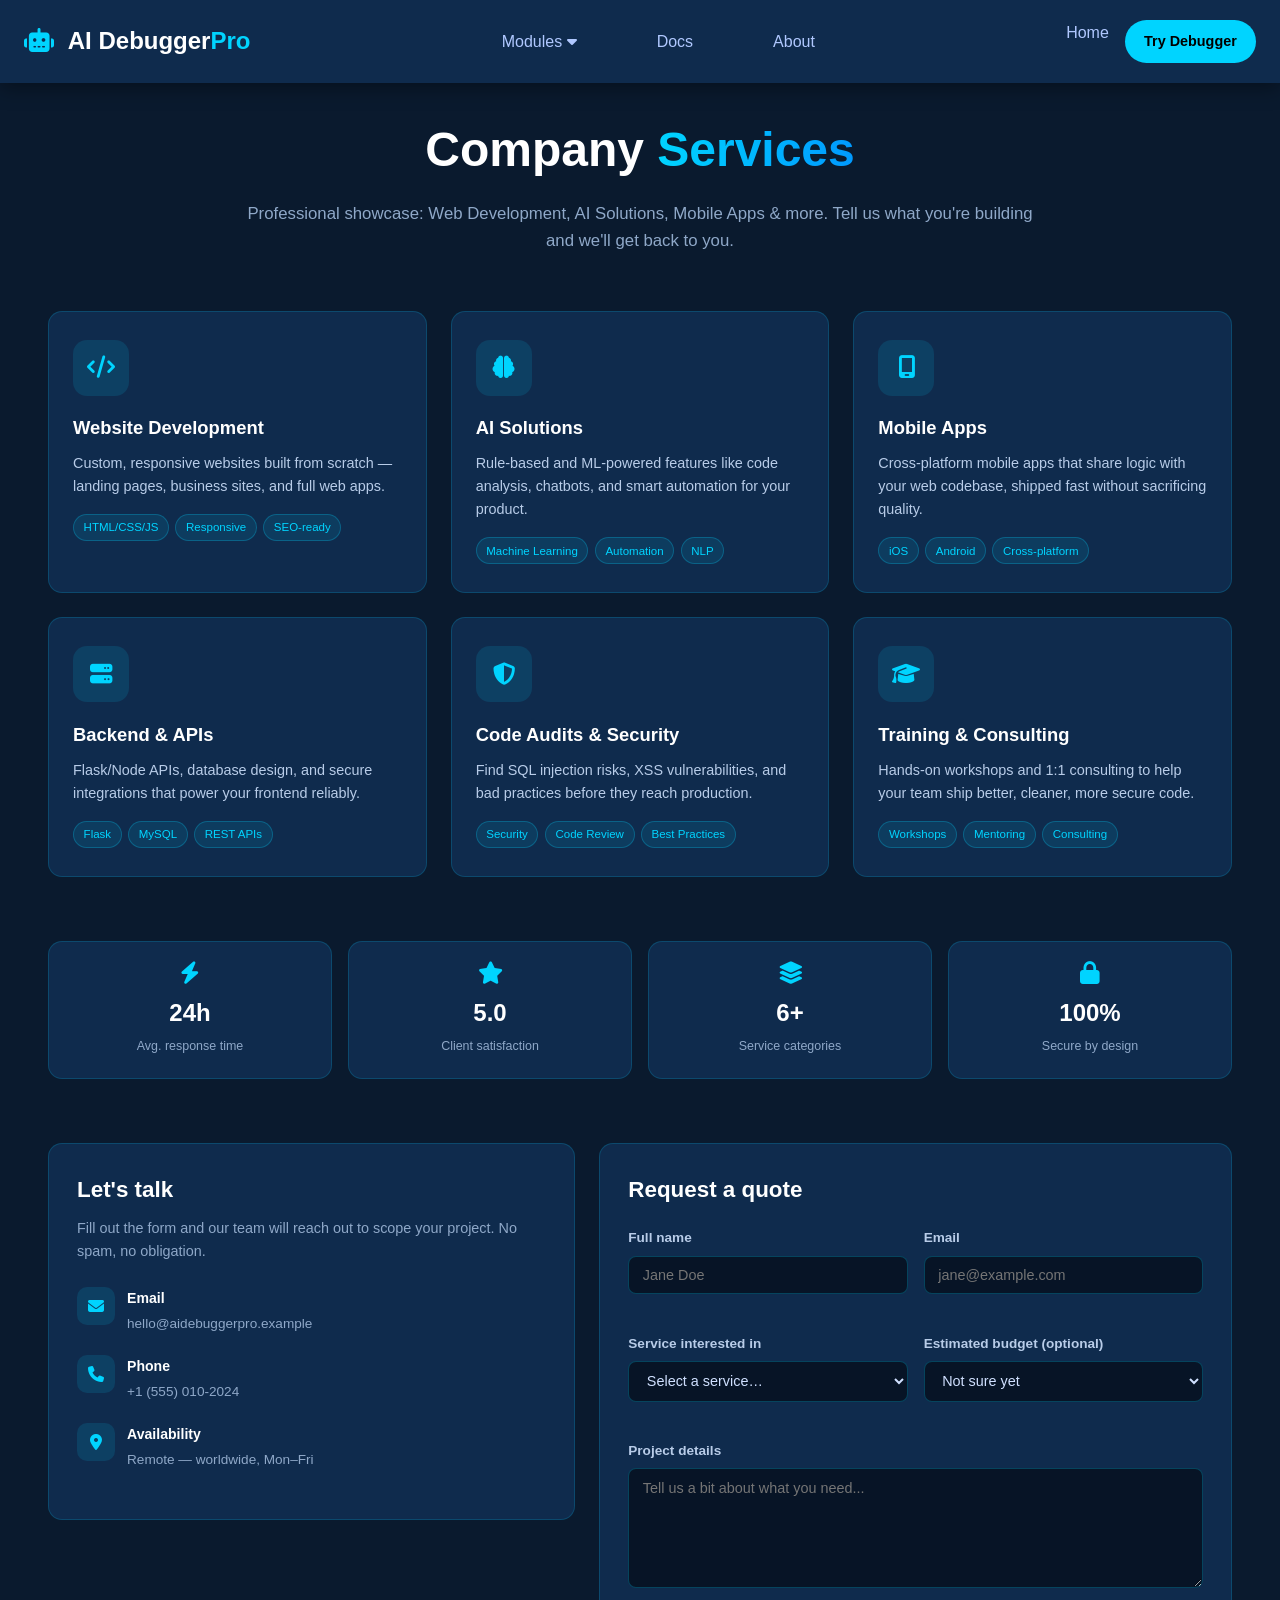
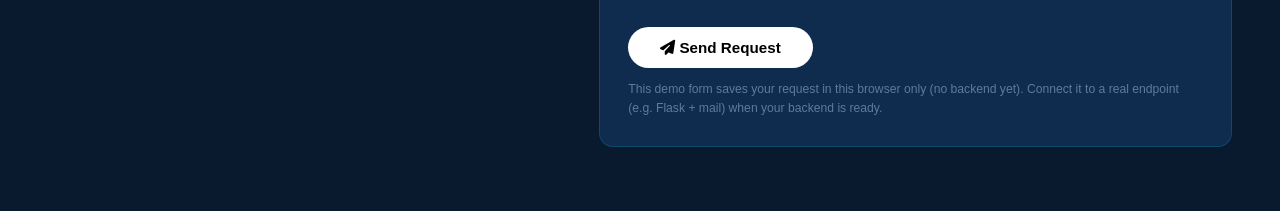
<file: company.html>
<!DOCTYPE html>
<html lang="en">
<head>
    <meta charset="UTF-8">
    <meta name="viewport" content="width=device-width, initial-scale=1.0">
    <title>Company Services - AI Debugger Pro</title>
    <link href="https://cdnjs.cloudflare.com/ajax/libs/font-awesome/6.4.0/css/all.min.css" rel="stylesheet">
    <link rel="stylesheet" href="styles.css">
    <link rel="stylesheet" href="company.css">
</head>
<body>

<nav class="navbar">
    <div class="nav-container">
        <div class="logo">
            <i class="fas fa-robot"></i> AI Debugger<span class="highlight">Pro</span>
        </div>
        <div class="nav-links">
            <a href="index.html#modules">Modules <i class="fas fa-caret-down"></i></a>
            <a href="index.html#docs">Docs</a>
            <a href="index.html#about">About</a>
        </div>
        <div class="nav-actions">
            <a href="index.html" class="btn-signin">Home</a>
            <a href="debugger.html" class="btn-cta">Try Debugger</a>
        </div>
    </div>
</nav>

<section class="company-page">
    <div class="container">

        <div class="company-hero">
            <h1 class="company-title">Company <span class="gradient-text">Services</span></h1>
            <p class="company-sub">
                Professional showcase: Web Development, AI Solutions, Mobile Apps &amp; more.
                Tell us what you're building and we'll get back to you.
            </p>
        </div>

        <!-- Services -->
        <div class="services-grid">

            <div class="service-card">
                <div class="service-icon"><i class="fas fa-code"></i></div>
                <h3>Website Development</h3>
                <p>Custom, responsive websites built from scratch — landing pages, business sites, and full web apps.</p>
                <div class="service-tags">
                    <span class="service-tag">HTML/CSS/JS</span>
                    <span class="service-tag">Responsive</span>
                    <span class="service-tag">SEO-ready</span>
                </div>
            </div>

            <div class="service-card">
                <div class="service-icon"><i class="fas fa-brain"></i></div>
                <h3>AI Solutions</h3>
                <p>Rule-based and ML-powered features like code analysis, chatbots, and smart automation for your product.</p>
                <div class="service-tags">
                    <span class="service-tag">Machine Learning</span>
                    <span class="service-tag">Automation</span>
                    <span class="service-tag">NLP</span>
                </div>
            </div>

            <div class="service-card">
                <div class="service-icon"><i class="fas fa-mobile-screen"></i></div>
                <h3>Mobile Apps</h3>
                <p>Cross-platform mobile apps that share logic with your web codebase, shipped fast without sacrificing quality.</p>
                <div class="service-tags">
                    <span class="service-tag">iOS</span>
                    <span class="service-tag">Android</span>
                    <span class="service-tag">Cross-platform</span>
                </div>
            </div>

            <div class="service-card">
                <div class="service-icon"><i class="fas fa-server"></i></div>
                <h3>Backend &amp; APIs</h3>
                <p>Flask/Node APIs, database design, and secure integrations that power your frontend reliably.</p>
                <div class="service-tags">
                    <span class="service-tag">Flask</span>
                    <span class="service-tag">MySQL</span>
                    <span class="service-tag">REST APIs</span>
                </div>
            </div>

            <div class="service-card">
                <div class="service-icon"><i class="fas fa-shield-halved"></i></div>
                <h3>Code Audits &amp; Security</h3>
                <p>Find SQL injection risks, XSS vulnerabilities, and bad practices before they reach production.</p>
                <div class="service-tags">
                    <span class="service-tag">Security</span>
                    <span class="service-tag">Code Review</span>
                    <span class="service-tag">Best Practices</span>
                </div>
            </div>

            <div class="service-card">
                <div class="service-icon"><i class="fas fa-graduation-cap"></i></div>
                <h3>Training &amp; Consulting</h3>
                <p>Hands-on workshops and 1:1 consulting to help your team ship better, cleaner, more secure code.</p>
                <div class="service-tags">
                    <span class="service-tag">Workshops</span>
                    <span class="service-tag">Mentoring</span>
                    <span class="service-tag">Consulting</span>
                </div>
            </div>

        </div>

        <!-- Why us -->
        <div class="why-strip">
            <div class="why-item">
                <i class="fas fa-bolt"></i>
                <span class="num">24h</span>
                <span class="lbl">Avg. response time</span>
            </div>
            <div class="why-item">
                <i class="fas fa-star"></i>
                <span class="num">5.0</span>
                <span class="lbl">Client satisfaction</span>
            </div>
            <div class="why-item">
                <i class="fas fa-layer-group"></i>
                <span class="num">6+</span>
                <span class="lbl">Service categories</span>
            </div>
            <div class="why-item">
                <i class="fas fa-lock"></i>
                <span class="num">100%</span>
                <span class="lbl">Secure by design</span>
            </div>
        </div>

        <!-- Contact -->
        <div class="contact-wrap" id="contact">

            <div class="contact-info">
                <h2>Let's talk</h2>
                <p>Fill out the form and our team will reach out to scope your project. No spam, no obligation.</p>

                <div class="contact-detail">
                    <i class="fas fa-envelope"></i>
                    <div>
                        <strong>Email</strong>
                        <span>hello@aidebuggerpro.example</span>
                    </div>
                </div>
                <div class="contact-detail">
                    <i class="fas fa-phone"></i>
                    <div>
                        <strong>Phone</strong>
                        <span>+1 (555) 010-2024</span>
                    </div>
                </div>
                <div class="contact-detail">
                    <i class="fas fa-location-dot"></i>
                    <div>
                        <strong>Availability</strong>
                        <span>Remote — worldwide, Mon–Fri</span>
                    </div>
                </div>
            </div>

            <div class="contact-form-panel">
                <h2>Request a quote</h2>

                <form id="contactForm" novalidate>
                    <div class="form-row two-col">
                        <div class="form-field">
                            <label for="fullName">Full name</label>
                            <input type="text" id="fullName" name="fullName" placeholder="Jane Doe">
                            <span class="form-error" id="err-fullName"></span>
                        </div>
                        <div class="form-field">
                            <label for="email">Email</label>
                            <input type="email" id="email" name="email" placeholder="jane@example.com">
                            <span class="form-error" id="err-email"></span>
                        </div>
                    </div>

                    <div class="form-row two-col">
                        <div class="form-field">
                            <label for="service">Service interested in</label>
                            <select id="service" name="service">
                                <option value="">Select a service…</option>
                                <option value="Website Development">Website Development</option>
                                <option value="AI Solutions">AI Solutions</option>
                                <option value="Mobile Apps">Mobile Apps</option>
                                <option value="Backend & APIs">Backend &amp; APIs</option>
                                <option value="Code Audits & Security">Code Audits &amp; Security</option>
                                <option value="Training & Consulting">Training &amp; Consulting</option>
                                <option value="Other">Other</option>
                            </select>
                            <span class="form-error" id="err-service"></span>
                        </div>
                        <div class="form-field">
                            <label for="budget">Estimated budget (optional)</label>
                            <select id="budget" name="budget">
                                <option value="">Not sure yet</option>
                                <option value="<$1k">Under $1,000</option>
                                <option value="$1k-5k">$1,000 – $5,000</option>
                                <option value="$5k-15k">$5,000 – $15,000</option>
                                <option value="$15k+">$15,000+</option>
                            </select>
                        </div>
                    </div>

                    <div class="form-row">
                        <div class="form-field">
                            <label for="message">Project details</label>
                            <textarea id="message" name="message" placeholder="Tell us a bit about what you need..."></textarea>
                            <span class="form-error" id="err-message"></span>
                        </div>
                    </div>

                    <button type="submit" id="submitBtn" class="btn-primary-large contact-submit">
                        <i class="fas fa-paper-plane"></i> Send Request
                    </button>

                    <div id="formStatus" class="form-status"></div>
                    <p class="form-note">
                        This demo form saves your request in this browser only (no backend yet).
                        Connect it to a real endpoint (e.g. Flask + mail) when your backend is ready.
                    </p>
                </form>
            </div>

        </div>

    </div>
</section>

<script src="company.js"></script>
</body>
</html>
</file>
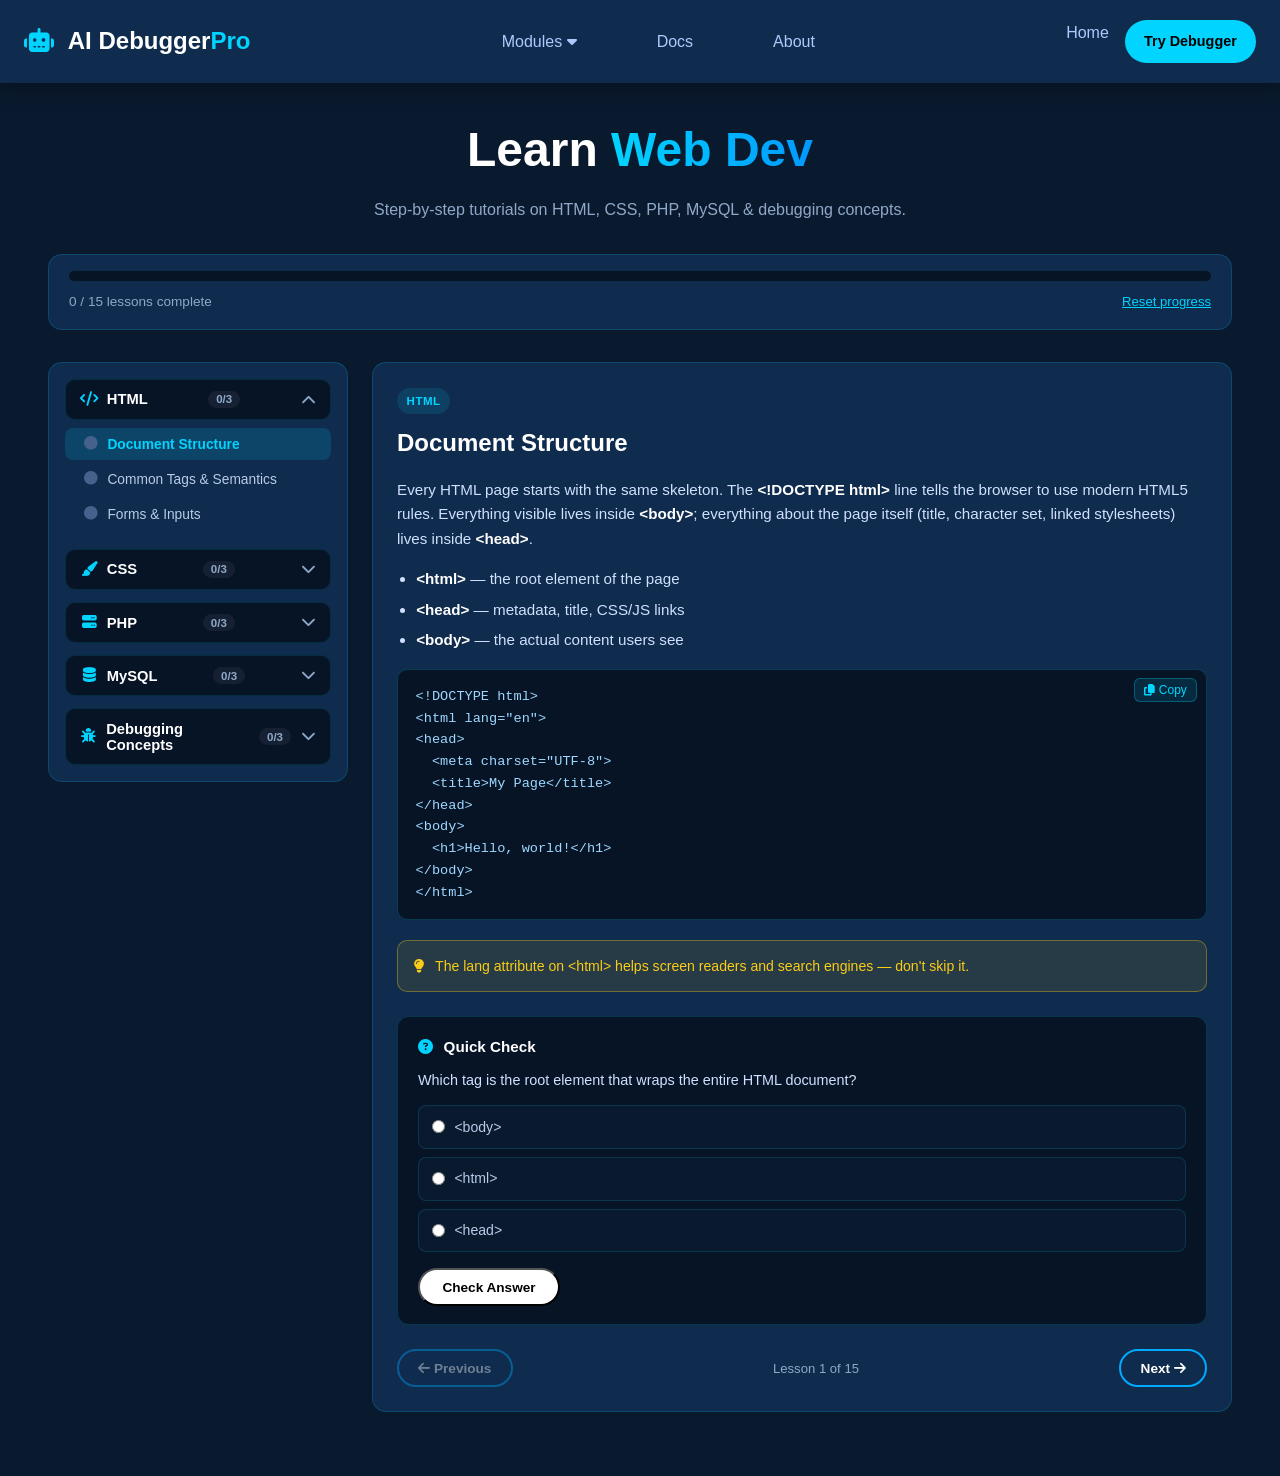
<file: learn.html>
<!DOCTYPE html>
<html lang="en">
<head>
    <meta charset="UTF-8">
    <meta name="viewport" content="width=device-width, initial-scale=1.0">
    <title>Learn Website - AI Debugger Pro</title>
    <link href="https://cdnjs.cloudflare.com/ajax/libs/font-awesome/6.4.0/css/all.min.css" rel="stylesheet">
    <link rel="stylesheet" href="styles.css">
    <link rel="stylesheet" href="learn.css">
</head>
<body>

<nav class="navbar">
    <div class="nav-container">
        <div class="logo">
            <i class="fas fa-robot"></i> AI Debugger<span class="highlight">Pro</span>
        </div>
        <div class="nav-links">
            <a href="index.html#modules">Modules <i class="fas fa-caret-down"></i></a>
            <a href="index.html#docs">Docs</a>
            <a href="index.html#about">About</a>
        </div>
        <div class="nav-actions">
            <a href="index.html" class="btn-signin">Home</a>
            <a href="debugger.html" class="btn-cta">Try Debugger</a>
        </div>
    </div>
</nav>

<section class="learn-page">
    <div class="container">
        <h1 class="learn-title">Learn <span class="gradient-text">Web Dev</span></h1>
        <p class="learn-sub">Step-by-step tutorials on HTML, CSS, PHP, MySQL &amp; debugging concepts.</p>

        <div class="progress-bar-wrap">
            <div class="progress-bar-track">
                <div id="progressBarFill" class="progress-bar-fill"></div>
            </div>
            <div class="progress-bar-meta">
                <span id="progressText">0 / 0 lessons complete</span>
                <button id="resetProgressBtn" class="reset-link" type="button">Reset progress</button>
            </div>
        </div>

        <div class="learn-layout">
            <aside class="learn-sidebar">
                <nav id="topicNav" aria-label="Lesson topics"></nav>
            </aside>

            <main class="learn-content">
                <div id="lessonHeader" class="lesson-header"></div>
                <div id="lessonBody" class="lesson-body"></div>

                <div class="quiz-box" id="quizBox">
                    <h4><i class="fas fa-circle-question"></i> Quick Check</h4>
                    <p id="quizQuestion" class="quiz-question"></p>
                    <form id="quizForm" class="quiz-options"></form>
                    <button id="quizSubmit" class="btn-primary-large quiz-submit" type="button">Check Answer</button>
                    <div id="quizFeedback" class="quiz-feedback" hidden></div>
                </div>

                <div class="lesson-footer-nav">
                    <button id="prevLessonBtn" class="btn-secondary-large" type="button">
                        <i class="fas fa-arrow-left"></i> Previous
                    </button>
                    <span id="lessonPosition" class="lesson-position"></span>
                    <button id="nextLessonBtn" class="btn-secondary-large" type="button">
                        Next <i class="fas fa-arrow-right"></i>
                    </button>
                </div>
            </main>
        </div>
    </div>
</section>

<script src="learn.js"></script>
</body>
</html>
</file>
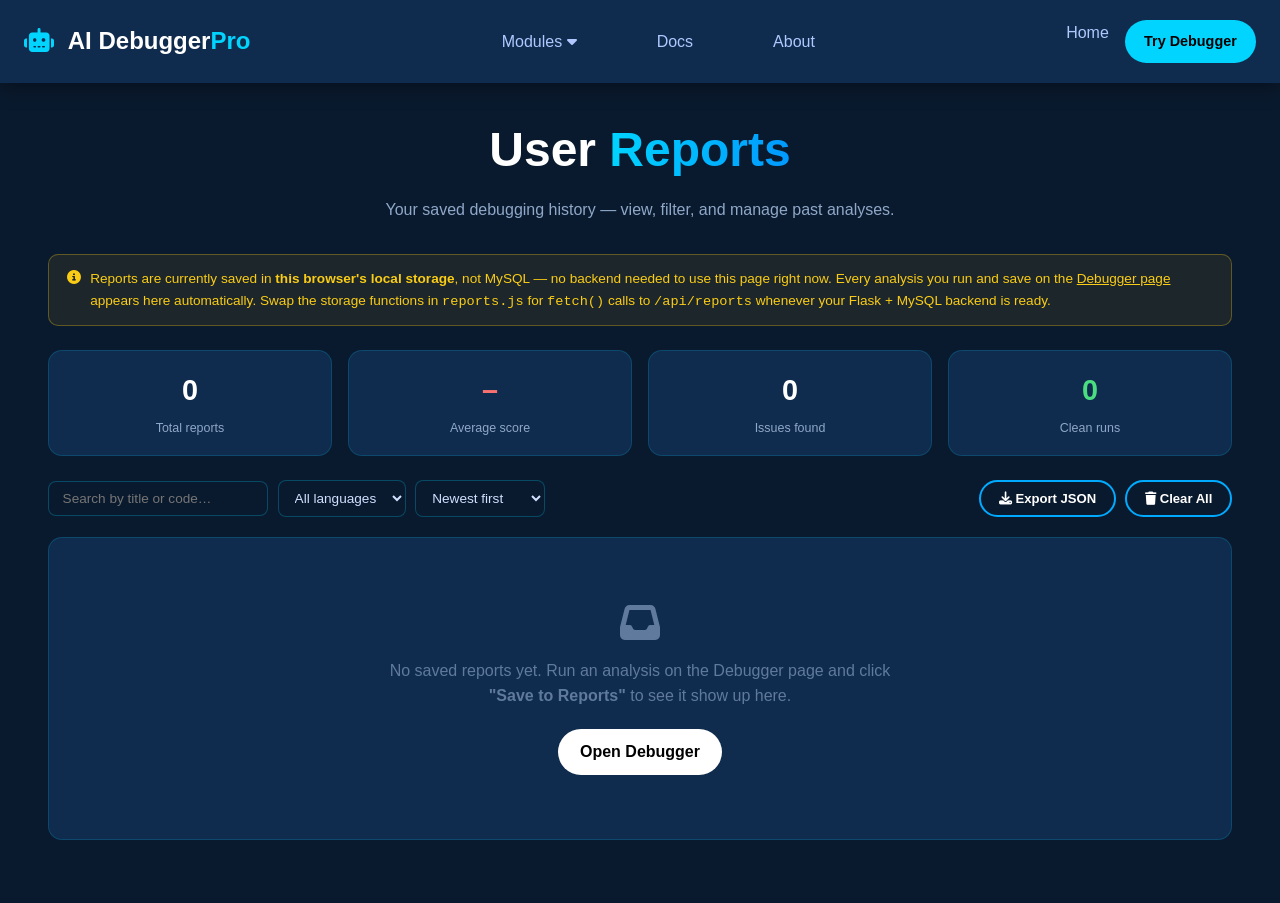
<file: reports.html>
<!DOCTYPE html>
<html lang="en">
<head>
    <meta charset="UTF-8">
    <meta name="viewport" content="width=device-width, initial-scale=1.0">
    <title>User Reports - AI Debugger Pro</title>
    <link href="https://cdnjs.cloudflare.com/ajax/libs/font-awesome/6.4.0/css/all.min.css" rel="stylesheet">
    <link rel="stylesheet" href="styles.css">
    <link rel="stylesheet" href="reports.css">
</head>
<body>

<nav class="navbar">
    <div class="nav-container">
        <div class="logo">
            <i class="fas fa-robot"></i> AI Debugger<span class="highlight">Pro</span>
        </div>
        <div class="nav-links">
            <a href="index.html#modules">Modules <i class="fas fa-caret-down"></i></a>
            <a href="index.html#docs">Docs</a>
            <a href="index.html#about">About</a>
        </div>
        <div class="nav-actions">
            <a href="index.html" class="btn-signin">Home</a>
            <a href="debugger.html" class="btn-cta">Try Debugger</a>
        </div>
    </div>
</nav>

<section class="reports-page">
    <div class="container">
        <h1 class="reports-title">User <span class="gradient-text">Reports</span></h1>
        <p class="reports-sub">Your saved debugging history — view, filter, and manage past analyses.</p>

        <div class="storage-notice">
            <i class="fas fa-circle-info"></i>
            <span>Reports are currently saved in <strong>this browser's local storage</strong>, not MySQL —
            no backend needed to use this page right now. Every analysis you run and save on the
            <a href="debugger.html" style="color:#facc15; text-decoration:underline;">Debugger page</a>
            appears here automatically. Swap the storage functions in <code>reports.js</code> for
            <code>fetch()</code> calls to <code>/api/reports</code> whenever your Flask + MySQL backend is ready.</span>
        </div>

        <div class="reports-summary" id="summaryStrip"></div>

        <div class="reports-toolbar">
            <div class="toolbar-left">
                <input type="text" id="searchInput" class="reports-search" placeholder="Search by title or code…">
                <select id="langFilter" class="reports-filter">
                    <option value="all">All languages</option>
                    <option value="javascript">JavaScript</option>
                    <option value="php">PHP</option>
                    <option value="python">Python</option>
                    <option value="html">HTML</option>
                    <option value="sql">SQL</option>
                </select>
                <select id="sortFilter" class="reports-filter">
                    <option value="newest">Newest first</option>
                    <option value="oldest">Oldest first</option>
                    <option value="score-high">Highest score</option>
                    <option value="score-low">Lowest score</option>
                </select>
            </div>
            <div class="toolbar-right">
                <button id="exportBtn" class="btn-secondary-large btn-small">
                    <i class="fas fa-download"></i> Export JSON
                </button>
                <button id="clearAllBtn" class="btn-secondary-large btn-small">
                    <i class="fas fa-trash"></i> Clear All
                </button>
            </div>
        </div>

        <div id="reportsList" class="reports-list"></div>

        <div id="emptyState" class="reports-empty" style="display:none;">
            <i class="fas fa-inbox"></i>
            <p>No saved reports yet. Run an analysis on the Debugger page and click<br>
               <strong>"Save to Reports"</strong> to see it show up here.</p>
            <a href="debugger.html" class="btn-primary-large">Open Debugger</a>
        </div>
    </div>
</section>

<div class="modal-overlay" id="confirmModal">
    <div class="modal-box">
        <h3 id="modalTitle">Delete this report?</h3>
        <p id="modalMsg">This can't be undone.</p>
        <div class="modal-actions">
            <button id="modalCancel" class="btn-secondary-large">Cancel</button>
            <button id="modalConfirm" class="btn-primary-large">Delete</button>
        </div>
    </div>
</div>

<script src="reports.js"></script>
</body>
</html>
</file>
<file: styles.css>
/* styles.css - Mobile-First Responsive Design with Blue Shades */
/* Updated color scheme: Dark background with blue accents instead of pure black + teal */

* {
    margin: 0;
    padding: 0;
    box-sizing: border-box;
}

body {
    font-family: 'Segoe UI', Tahoma, Geneva, Verdana, sans-serif;
    background: #0a1a2e; /* Deep navy blue background */
    color: #d0e0ff; /* Light blue-tinted text for better readability */
    line-height: 1.6;
    overflow-x: hidden;
}

/* Top Banner */
.top-banner {
    background: #00d4ff; /* Bright cyan blue */
    color: #000;
    text-align: center;
    padding: 0.8rem 1rem;
    font-size: 0.9rem;
    font-weight: 600;
}

.top-banner a {
    color: #000;
    text-decoration: underline;
    margin-left: 0.5rem;
}

/* Navbar */
.navbar {
    background: #0f2b4d; /* Darker blue navbar */
    padding: 1rem 1.5rem;
    position: fixed;
    top: 0;
    left: 0;
    right: 0;
    z-index: 1000;
    box-shadow: 0 4px 20px rgba(0,0,0,0.4);
}

.nav-container {
    display: flex;
    justify-content: space-between;
    align-items: center;
    max-width: 1400px;
    margin: 0 auto;
}

.logo {
    font-size: 1.5rem;
    font-weight: bold;
    color: #fff;
}

.logo i {
    color: #00d4ff; /* Bright blue icon */
    margin-right: 0.5rem;
}

.highlight {
    color: #00d4ff;
}

.nav-links {
    display: none;
    flex-direction: column;
    background: #0f2b4d;
    position: absolute;
    top: 100%;
    left: 0;
    right: 0;
    padding: 1rem 0;
    gap: 1rem;
}

.nav-links.active {
    display: flex;
}

.nav-links a {
    color: #b0c8ff;
    text-decoration: none;
    padding: 0.8rem 1.5rem;
    font-weight: 500;
}

.nav-links a:hover {
    color: #00d4ff;
}

.nav-actions {
    display: flex;
    gap: 1rem;
}

.btn-signin {
    color: #b0c8ff;
    text-decoration: none;
    font-weight: 500;
}

.btn-cta {
    background: #00d4ff;
    color: #000;
    padding: 0.6rem 1.2rem;
    border-radius: 50px;
    text-decoration: none;
    font-weight: bold;
    font-size: 0.9rem;
}

.mobile-toggle {
    display: block;
    font-size: 1.8rem;
    color: #fff;
    cursor: pointer;
}

/* Hero Section */
.hero {
    padding: 140px 1.5rem 80px;
    text-align: center;
    background: #0a1a2e;
}

.hero-content h1 {
    font-size: 2.2rem;
    font-weight: 800;
    line-height: 1.2;
    margin-bottom: 1.5rem;
}

.gradient-text {
    background: linear-gradient(90deg, #00d4ff, #0099ff); /* Blue gradient */
    -webkit-background-clip: text;
    -webkit-text-fill-color: transparent;
    background-clip: text;
}

.subtitle {
    font-size: 1.1rem;
    color: #a0c0ff;
    margin-bottom: 2rem;
    max-width: 90%;
    margin-left: auto;
    margin-right: auto;
}

.hero-buttons {
    display: flex;
    flex-direction: column;
    gap: 1rem;
    align-items: center;
}

.btn-primary-large, .btn-secondary-large {
    padding: 1rem 2rem;
    border-radius: 50px;
    text-decoration: none;
    font-weight: bold;
    display: inline-block;
    width: 80%;
    max-width: 300px;
    text-align: center;
}

.btn-primary-large {
    background: #fff;
    color: #000;
    position: relative;
}

.new-badge {
    background: #00d4ff;
    color: #000;
    font-size: 0.7rem;
    padding: 0.2rem 0.5rem;
    border-radius: 20px;
    position: absolute;
    top: -10px;
    right: 20px;
}

.btn-secondary-large {
    background: transparent;
    color: #fff;
    border: 2px solid #00aaff;
}

/* Container */
.container {
    max-width: 1400px;
    margin: 0 auto;
    padding: 0 1.5rem;
}

/* Trusted Section */
.trusted-section {
    padding: 4rem 0;
    text-align: center;
    background: #0f2b4d;
}

.trusted-text {
    font-size: 1.1rem;
    margin-bottom: 2rem;
    color: #a0c0ff;
}

.green-highlight {
    color: #00d4ff;
}

.logos-marquee {
    overflow: hidden;
    white-space: nowrap;
}

.logos-track {
    display: inline-block;
    animation: marquee 30s linear infinite;
}

.logos-track img {
    height: 50px;
    margin: 0 2rem;
    filter: brightness(0.8) opacity(0.7);
}

/* Sections General */
.section-title {
    font-size: 2rem;
    text-align: center;
    margin-bottom: 3rem;
    color: #fff;
}

/* Cards (general - kept for other sections like features/news) */
.feature-card, .news-card {
    background: #112240;
    padding: 2rem;
    border-radius: 16px;
    box-shadow: 0 10px 30px rgba(0,0,0,0.3);
}

.user-image {
    width: 100px;
    height: 100px;
    border-radius: 50%;
    object-fit: cover;
    margin: 0 auto 1.5rem;
    display: block;
    border: 4px solid #00d4ff;
    box-shadow: 0 8px 20px rgba(0, 212, 255, 0.3);
}

.user-name {
    margin-top: 1rem;
    color: #00d4ff;
    font-weight: bold;
}

.news-placeholder {
    height: 200px;
    background: #1e3a66;
}

.faq-list {
    list-style: none;
    max-width: 900px;
    margin: 0 auto;
}

.faq-item {
    border-bottom: 1px solid #1e3a66;
}

.faq-question {
    width: 100%;
    display: flex;
    align-items: center;
    justify-content: space-between;
    gap: 1rem;
    background: none;
    border: none;
    padding: 1.1rem 0.25rem;
    color: #b0c8ff;
    font-size: 1rem;
    font-family: inherit;
    text-align: left;
    cursor: pointer;
}

.faq-question:hover {
    color: #fff;
}

.faq-icon {
    color: #00d4ff;
    margin-right: 0.5rem;
}

.faq-chevron {
    color: #00d4ff;
    flex-shrink: 0;
    transition: transform 0.25s ease;
}

.faq-item.open .faq-chevron {
    transform: rotate(180deg);
}

.faq-answer {
    max-height: 0;
    overflow: hidden;
    transition: max-height 0.3s ease, padding 0.3s ease;
    padding: 0 0.25rem;
}

.faq-answer p {
    color: #8fa8c8;
    font-size: 0.92rem;
    line-height: 1.65;
    padding-bottom: 1.1rem;
}

.faq-item.open .faq-answer {
    max-height: 300px;
}

.faq-question[aria-expanded="true"] {
    color: #fff;
}

/* ===== UPDATED & IMPROVED SECTIONS ONLY ===== */

/* Modules Section - Professional Card Style */
.modules-overview {
    padding: 6rem 0;
    background: #0a1a2e;
}

.modules-grid {
    display: grid;
    grid-template-columns: 1fr;
    gap: 2.5rem;
    max-width: 1300px;
    margin: 0 auto;
}

.module-card {
    background: linear-gradient(135deg, #112240 0%, #0f2b4d 100%);
    padding: 3rem 2rem;
    border-radius: 24px;
    text-align: center;
    box-shadow: 0 20px 50px rgba(0, 0, 0, 0.4);
    transition: all 0.4s ease;
    border: 1px solid rgba(0, 212, 255, 0.2);
    position: relative;
    overflow: hidden;
}

.module-card::before {
    content: '';
    position: absolute;
    top: 0;
    left: 0;
    right: 0;
    height: 4px;
    background: linear-gradient(90deg, #00d4ff, #0099ff);
}

.module-card:hover {
    transform: translateY(-15px);
    box-shadow: 0 30px 60px rgba(0, 212, 255, 0.25);
}

.module-icon {
    font-size: 4.5rem;
    color: #00d4ff;
    margin-bottom: 1.8rem;
}

.module-card h3 {
    font-size: 1.8rem;
    color: #fff;
    margin-bottom: 1.2rem;
    font-weight: 700;
}

.module-card p {
    color: #b0c8ff;
    margin-bottom: 1.8rem;
    font-size: 1.05rem;
    line-height: 1.6;
}

.module-status {
    display: inline-block;
    background: rgba(0, 212, 255, 0.2);
    color: #00d4ff;
    padding: 0.6rem 1.5rem;
    border-radius: 30px;
    font-size: 0.9rem;
    font-weight: bold;
    margin-bottom: 2rem;
    border: 1px solid #00d4ff;
}

.module-link {
    display: inline-block;
    background: #00d4ff;
    color: #000;
    padding: 1rem 3rem;
    border-radius: 50px;
    text-decoration: none;
    font-weight: bold;
    font-size: 1.1rem;
    transition: all 0.3s ease;
    box-shadow: 0 8px 20px rgba(0, 212, 255, 0.3);
}

.module-link:hover {
    background: #0099ff;
    transform: translateY(-3px);
    box-shadow: 0 15px 30px rgba(0, 212, 255, 0.4);
}

/* Details Section - More Professional & Clean */
.details-section {
    padding: 7rem 0;
    background: #0f2b4d;
}

.detail-items {
    display: grid;
    grid-template-columns: 1fr;
    gap: 2.5rem;
    max-width: 1100px;
    margin: 0 auto;
}

.detail-item {
    background: #112240;
    padding: 3rem;
    border-radius: 20px;
    border: 1px solid rgba(0, 212, 255, 0.15);
    box-shadow: 0 15px 40px rgba(0, 0, 0, 0.3);
    transition: all 0.3s ease;
}

.detail-item:hover {
    border-color: #00d4ff;
    box-shadow: 0 20px 50px rgba(0, 212, 255, 0.15);
}

.detail-item h3 {
    color: #00d4ff;
    font-size: 1.7rem;
    margin-bottom: 1.5rem;
    display: flex;
    align-items: center;
    font-weight: 700;
}

.detail-item h3 i {
    margin-right: 1rem;
    font-size: 2rem;
    background: rgba(0, 212, 255, 0.2);
    padding: 0.8rem;
    border-radius: 50%;
}

.detail-item ul {
    list-style: none;
}

.detail-item li {
    color: #c0d8ff;
    margin-bottom: 1rem;
    position: relative;
    padding-left: 2.2rem;
    font-size: 1.05rem;
}

.detail-item li:before {
    content: "▹";
    color: #00d4ff;
    font-weight: bold;
    position: absolute;
    left: 0;
    font-size: 1.4rem;
}

.rule-based {
    background: linear-gradient(90deg, #00d4ff, #0099ff);
    color: #fff;
    padding: 0.4rem 1rem;
    border-radius: 30px;
    font-size: 0.85rem;
    font-weight: bold;
    display: inline-block;
    margin-left: 0.5rem;
}

/* Footer - Fully Centered & Professional */
.footer {
    background: #051028;
    padding: 6rem 2rem 4rem;
    margin-top: 6rem;
    text-align: center;
}

.footer-container {
    max-width: 1200px;
    margin: 0 auto;
    display: grid;
    grid-template-columns: 1fr;
    gap: 4rem;
    align-items: start;
}

.footer-logo {
    font-size: 2.4rem;
    font-weight: bold;
    color: #fff;
    margin-bottom: 1rem;
    grid-column: 1 / -1;
}

.footer-logo .highlight {
    color: #00d4ff;
}

.footer-links {
    display: grid;
    grid-template-columns: repeat(auto-fit, minmax(200px, 1fr));
    gap: 3rem;
    justify-content: center;
    grid-column: 1 / -1;
}

.footer-column h4 {
    color: #00d4ff;
    margin-bottom: 1.5rem;
    font-size: 1.3rem;
    font-weight: 600;
}

.footer-column ul {
    list-style: none;
}

.footer-column li {
    margin-bottom: 1rem;
}

.footer-column a {
    color: #a0c0ff;
    text-decoration: none;
    transition: color 0.3s ease;
    font-size: 1.05rem;
}

.footer-column a:hover {
    color: #00d4ff;
}

.stay-updated {
    grid-column: 1 / -1;
}

.stay-updated h3 {
    color: #fff;
    font-size: 1.6rem;
    margin-bottom: 1.2rem;
}

.btn-discord {
    background: #5865F2;
    color: #fff;
    padding: 1rem 2.5rem;
    border-radius: 50px;
    text-decoration: none;
    font-weight: bold;
    font-size: 1.1rem;
    display: inline-block;
    transition: all 0.3s;
}

.btn-discord:hover {
    transform: translateY(-3px);
    box-shadow: 0 10px 25px rgba(88, 101, 242, 0.4);
}

.footer-bottom {
    grid-column: 1 / -1;
    padding-top: 3rem;
    border-top: 1px solid rgba(0, 212, 255, 0.2);
    color: #80a0dd;
    font-size: 1rem;
}

.social-icons {
    margin: 2rem 0;
}

.social-icons i {
    font-size: 1.8rem;
    margin: 0 1.2rem;
    color: #a0c0ff;
    cursor: pointer;
    transition: all 0.3s;
}

.social-icons i:hover {
    color: #00d4ff;
    transform: translateY(-4px);
}

.language {
    margin-top: 1.5rem;
    color: #a0c0ff;
    font-size: 1rem;
}

/* Animations */
@keyframes marquee {
    0% { transform: translateX(0); }
    100% { transform: translateX(-50%); }
}

/* Responsive Adjustments */
@media (min-width: 768px) {
    .hero-content h1 {
        font-size: 3rem;
    }
    .subtitle {
        font-size: 1.3rem;
    }
    .hero-buttons {
        flex-direction: row;
        justify-content: center;
    }
    .btn-primary-large, .btn-secondary-large {
        width: auto;
    }
    .features-grid, .news-grid {
        grid-template-columns: repeat(2, 1fr);
        display: grid;
    }
    .modules-grid {
        grid-template-columns: repeat(2, 1fr);
    }
}

@media (min-width: 1024px) {
    .nav-links {
        display: flex !important;
        flex-direction: row;
        position: static;
        background: transparent;
        padding: 0;
        gap: 2rem;
    }
    .mobile-toggle {
        display: none;
    }
    .hero-content h1 {
        font-size: 4rem;
    }
    .features-grid {
        grid-template-columns: repeat(3, 1fr);
    }
    .news-grid {
        grid-template-columns: repeat(3, 1fr);
    }
    .modules-grid {
        grid-template-columns: repeat(3, 1fr);
    }
    .logos-track img {
        height: 60px;
    }
}

@media (min-width: 1440px) {
    .modules-grid {
        grid-template-columns: repeat(5, 1fr);
    }
    .detail-items {
        grid-template-columns: repeat(2, 1fr);
    }
    .footer-links {
        grid-template-columns: repeat(3, 1fr);
        gap: 5rem;
    }
}
/* Add this to the end of your styles.css */

/* The New Way Section - Ultra Smooth & Fully Responsive Marquee */
.new-way-section {
    padding: 7rem 0;
    background: #0a1a2e;
    text-align: center;
    overflow: hidden;
}

.new-way-section .section-title {
    font-size: 3rem;
    font-weight: 800;
    margin-bottom: 4rem;
    color: #fff;
}

.testimonials-marquee {
    overflow: hidden;
    position: relative;
    width: 100%;
}

.testimonials-track {
    display: flex;
    width: max-content;
    animation: marquee-testimonials 70s linear infinite;
}

/* Smooth continuous left-to-right animation */
@keyframes marquee-testimonials {
    0% {
        transform: translateX(0);
    }
    100% {
        transform: translateX(-50%);
    }
}

.testimonial-card {
    background: #112240;
    padding: 3rem 2rem;
    margin: 0 1.5rem;
    border-radius: 20px;
    width: 380px;
    flex-shrink: 0;
    box-shadow: 0 15px 40px rgba(0, 0, 0, 0.3);
    text-align: left;
    display: flex;
    flex-direction: column;
    justify-content: space-between;
    transition: transform 0.4s ease;
}

.testimonial-card:hover {
    transform: translateY(-12px);
}

.company-logo {
    height: 50px;
    opacity: 0.7;
    margin-bottom: 2rem;
    object-fit: contain;
    filter: grayscale(30%);
}

.testimonial-card p {
    color: #c0d8ff;
    font-size: 1.1rem;
    line-height: 1.7;
    margin-bottom: 2rem;
    flex-grow: 1;
}

.testimonial-footer {
    display: flex;
    align-items: center;
    gap: 1rem;
}

.user-avatar, .user-avatar-placeholder {
    width: 60px;
    height: 60px;
    border-radius: 50%;
    object-fit: cover;
    border: 3px solid #00d4ff;
    box-shadow: 0 4px 15px rgba(0, 212, 255, 0.3);
}

.user-avatar-placeholder {
    background: #1e3a66;
}

.user-avatar-placeholder.bytedance {
    background: #000;
}

.user-info .user-name {
    color: #fff;
    font-weight: bold;
    font-size: 1.1rem;
}

.user-info .user-title {
    color: #00d4ff;
    font-size: 0.95rem;
}

/* Fade edges for professional look */
.testimonials-marquee::before,
.testimonials-marquee::after {
    content: '';
    position: absolute;
    top: 0;
    width: 200px;
    height: 100%;
    z-index: 1;
    pointer-events: none;
}

.testimonials-marquee::before {
    left: 0;
    background: linear-gradient(to right, #0a1a2e 0%, transparent 100%);
}

.testimonials-marquee::after {
    right: 0;
    background: linear-gradient(to left, #0a1a2e 0%, transparent 100%);
}

/* Responsive */
@media (max-width: 1024px) {
    .testimonial-card {
        width: 340px;
        padding: 2.5rem 1.8rem;
        margin: 0 1.2rem;
    }
}

@media (max-width: 768px) {
    .testimonial-card {
        width: 300px;
        padding: 2rem 1.5rem;
        margin: 0 1rem;
    }
    .new-way-section .section-title {
        font-size: 2.5rem;
    }
}

@media (max-width: 480px) {
    .testimonial-card {
        width: 280px;
        padding: 1.8rem 1.2rem;
    }
    .new-way-section .section-title {
        font-size: 2.2rem;
    }
    .company-logo {
        height: 40px;
    }
}
/* Continuous movement - no pause */
@keyframes marquee-testimonials {
    0% {
        transform: translateX(0);
    }
    100% {
        transform: translateX(-50%);
    }
}

.testimonial-card {
    background: #112240;
    padding: 3rem 2rem;
    margin: 0 1.5rem;
    border-radius: 20px;
    width: 380px;
    flex-shrink: 0;
    box-shadow: 0 15px 40px rgba(0, 0, 0, 0.3);
    text-align: left;
    display: flex;
    flex-direction: column;
    justify-content: space-between;
    transition: transform 0.3s ease;
}

.testimonial-card:hover {
    transform: translateY(-10px);
}

.company-logo {
    height: 50px;
    opacity: 0.7;
    margin-bottom: 2rem;
    object-fit: contain;
    filter: grayscale(30%);
}

.testimonial-card p {
    color: #c0d8ff;
    font-size: 1.1rem;
    line-height: 1.7;
    margin-bottom: 2rem;
    flex-grow: 1;
}

.testimonial-footer {
    display: flex;
    align-items: center;
    gap: 1rem;
}

.user-avatar, .user-avatar-placeholder {
    width: 60px;
    height: 60px;
    border-radius: 50%;
    object-fit: cover;
    border: 3px solid #00d4ff;
    box-shadow: 0 4px 15px rgba(0, 212, 255, 0.3);
}

.user-avatar-placeholder {
    background: #1e3a66;
}

.user-avatar-placeholder.bytedance {
    background: #000;
}

.user-info .user-name {
    color: #fff;
    font-weight: bold;
    font-size: 1.1rem;
}

.user-info .user-title {
    color: #00d4ff;
    font-size: 0.95rem;
}

/* Fully Responsive Adjustments */
@media (max-width: 1024px) {
    .testimonial-card {
        width: 340px;
        padding: 2.5rem 1.8rem;
        margin: 0 1rem;
    }
    
    .new-way-section .section-title {
        font-size: 2.6rem;
    }
}

@media (max-width: 768px) {
    .testimonial-card {
        width: 300px;
        padding: 2rem 1.5rem;
        margin: 0 0.8rem;
    }
    
    .new-way-section .section-title {
        font-size: 2.2rem;
    }
    
    .company-logo {
        height: 40px;
    }
    
    .testimonial-card p {
        font-size: 1rem;
    }
}

@media (max-width: 480px) {
    .testimonial-card {
        width: 280px;
        padding: 1.8rem 1.2rem;
    }
    
    .new-way-section {
        padding: 5rem 0;
    }
    
    .new-way-section .section-title {
        font-size: 2rem;
    }
}
/* Add or replace in your styles.css */

/* Recent News Section - Professional & Responsive */
.news-section {
    padding: 7rem 0;
    background: #0a1a2e;
}

.news-section .section-title {
    font-size: 3rem;
    font-weight: 800;
    margin-bottom: 4rem;
}

.news-grid {
    display: grid;
    grid-template-columns: 1fr;
    gap: 2.5rem;
    max-width: 1300px;
    margin: 0 auto;
}

.news-card {
    background: #112240;
    border-radius: 20px;
    overflow: hidden;
    box-shadow: 0 15px 40px rgba(0, 0, 0, 0.3);
    transition: all 0.4s ease;
    display: flex;
    flex-direction: column;
}

.news-card:hover {
    transform: translateY(-15px);
    box-shadow: 0 30px 60px rgba(0, 212, 255, 0.2);
}

.news-image {
    width: 100%;
    height: 250px;
    object-fit: cover;
    transition: transform 0.4s ease;
}

.news-card:hover .news-image {
    transform: scale(1.05);
}

.news-content {
    padding: 2rem;
    flex-grow: 1;
    display: flex;
    flex-direction: column;
    justify-content: space-between;
}

.news-content h3 {
    font-size: 1.6rem;
    color: #fff;
    margin-bottom: 0.8rem;
}

.news-content p {
    color: #c0d8ff;
    font-size: 1.1rem;
    line-height: 1.6;
    margin-bottom: 0.8rem;
}

.news-subtitle {
    color: #00d4ff;
    font-size: 1rem;
    font-style: italic;
}

/* Responsive */
@media (min-width: 768px) {
    .news-grid {
        grid-template-columns: repeat(2, 1fr);
    }
}

@media (min-width: 1024px) {
    .news-grid {
        grid-template-columns: repeat(3, 1fr);
    }
    
    .news-section .section-title {
        font-size: 3.2rem;
    }
}
</file>
<file: company.css>
/* company.css - matches the navy/cyan theme in styles.css / debugger.css / learn.css / reports.css */

.company-page {
    padding: 7rem 1.5rem 4rem;
    min-height: 100vh;
}

.company-hero {
    text-align: center;
    max-width: 800px;
    margin: 0 auto 3.5rem;
}

.company-title {
    font-size: 2.2rem;
    color: #fff;
    margin-bottom: 0.75rem;
}

.company-sub {
    color: #8fa8c8;
    font-size: 1.05rem;
    line-height: 1.6;
}

@media (min-width: 992px) {
    .company-title { font-size: 3rem; }
}

/* ---------- services grid ---------- */
.services-grid {
    display: grid;
    grid-template-columns: 1fr;
    gap: 1.5rem;
    max-width: 1400px;
    margin: 0 auto 4rem;
}

@media (min-width: 768px) {
    .services-grid { grid-template-columns: repeat(2, 1fr); }
}

@media (min-width: 1200px) {
    .services-grid { grid-template-columns: repeat(3, 1fr); }
}

.service-card {
    background: #0f2b4d;
    border: 1px solid rgba(0, 212, 255, 0.18);
    border-radius: 14px;
    padding: 1.75rem 1.5rem;
    transition: border-color 0.2s ease, transform 0.2s ease;
}

.service-card:hover {
    border-color: rgba(0, 212, 255, 0.5);
    transform: translateY(-4px);
}

.service-icon {
    width: 56px;
    height: 56px;
    border-radius: 14px;
    background: rgba(0, 212, 255, 0.12);
    color: #00d4ff;
    display: flex;
    align-items: center;
    justify-content: center;
    font-size: 1.4rem;
    margin-bottom: 1.1rem;
}

.service-card h3 {
    color: #fff;
    font-size: 1.15rem;
    margin-bottom: 0.6rem;
}

.service-card p {
    color: #b8cce8;
    font-size: 0.9rem;
    line-height: 1.6;
    margin-bottom: 1rem;
}

.service-tags {
    display: flex;
    flex-wrap: wrap;
    gap: 0.4rem;
}

.service-tag {
    font-size: 0.72rem;
    color: #00d4ff;
    background: rgba(0, 212, 255, 0.1);
    border: 1px solid rgba(0, 212, 255, 0.25);
    padding: 0.2rem 0.6rem;
    border-radius: 20px;
}

/* ---------- why us strip ---------- */
.why-strip {
    max-width: 1400px;
    margin: 0 auto 4rem;
    display: grid;
    grid-template-columns: repeat(2, 1fr);
    gap: 1rem;
}

@media (min-width: 768px) {
    .why-strip { grid-template-columns: repeat(4, 1fr); }
}

.why-item {
    background: #0f2b4d;
    border: 1px solid rgba(0, 212, 255, 0.18);
    border-radius: 14px;
    padding: 1.25rem 1rem;
    text-align: center;
}

.why-item i {
    color: #00d4ff;
    font-size: 1.4rem;
    margin-bottom: 0.6rem;
    display: block;
}

.why-item .num {
    color: #fff;
    font-size: 1.5rem;
    font-weight: 700;
    display: block;
}

.why-item .lbl {
    color: #8fa8c8;
    font-size: 0.78rem;
}

/* ---------- contact section ---------- */
.contact-wrap {
    max-width: 1400px;
    margin: 0 auto;
    display: grid;
    grid-template-columns: 1fr;
    gap: 1.5rem;
}

@media (min-width: 992px) {
    .contact-wrap { grid-template-columns: 1fr 1.2fr; align-items: start; }
}

.contact-info {
    background: #0f2b4d;
    border: 1px solid rgba(0, 212, 255, 0.18);
    border-radius: 14px;
    padding: 1.75rem;
}

.contact-info h2 {
    color: #fff;
    font-size: 1.4rem;
    margin-bottom: 0.6rem;
}

.contact-info > p {
    color: #8fa8c8;
    font-size: 0.9rem;
    margin-bottom: 1.5rem;
    line-height: 1.6;
}

.contact-detail {
    display: flex;
    align-items: flex-start;
    gap: 0.75rem;
    margin-bottom: 1.25rem;
}

.contact-detail i {
    color: #00d4ff;
    background: rgba(0, 212, 255, 0.12);
    width: 38px;
    height: 38px;
    border-radius: 10px;
    display: flex;
    align-items: center;
    justify-content: center;
    flex-shrink: 0;
}

.contact-detail strong {
    color: #fff;
    display: block;
    font-size: 0.88rem;
}

.contact-detail span {
    color: #8fa8c8;
    font-size: 0.85rem;
}

.contact-form-panel {
    background: #0f2b4d;
    border: 1px solid rgba(0, 212, 255, 0.18);
    border-radius: 14px;
    padding: 1.75rem;
}

.contact-form-panel h2 {
    color: #fff;
    font-size: 1.4rem;
    margin-bottom: 1.25rem;
}

.form-row {
    display: grid;
    grid-template-columns: 1fr;
    gap: 1rem;
    margin-bottom: 1rem;
}

@media (min-width: 600px) {
    .form-row.two-col { grid-template-columns: 1fr 1fr; }
}

.form-field { display: flex; flex-direction: column; gap: 0.4rem; }

.form-field label {
    color: #b8cce8;
    font-size: 0.85rem;
    font-weight: 600;
}

.form-field input,
.form-field select,
.form-field textarea {
    background: #071426;
    color: #d0e0ff;
    border: 1px solid rgba(0, 212, 255, 0.25);
    border-radius: 8px;
    padding: 0.65rem 0.85rem;
    font-size: 0.9rem;
    font-family: inherit;
}

.form-field textarea {
    resize: vertical;
    min-height: 120px;
}

.form-field input:focus,
.form-field select:focus,
.form-field textarea:focus {
    outline: none;
    border-color: #00d4ff;
}

.form-error {
    color: #f87171;
    font-size: 0.78rem;
    min-height: 1rem;
}

.contact-submit {
    width: auto;
    max-width: none;
    padding: 0.75rem 2rem;
    cursor: pointer;
    border: none;
    font-size: 0.95rem;
}

.contact-submit:disabled { opacity: 0.6; cursor: not-allowed; }

.form-status {
    margin-top: 1rem;
    padding: 0.85rem 1rem;
    border-radius: 10px;
    font-size: 0.88rem;
    display: none;
}

.form-status.show { display: block; }

.form-status.success {
    background: rgba(34,197,94,0.12);
    border: 1px solid rgba(34,197,94,0.35);
    color: #4ade80;
}

.form-status.error {
    background: rgba(239,68,68,0.12);
    border: 1px solid rgba(239,68,68,0.4);
    color: #f87171;
}

.form-note {
    color: #5f7a9c;
    font-size: 0.76rem;
    margin-top: 0.75rem;
}
</file>
<file: learn.css>
/* learn.css - matches the navy/cyan theme in styles.css / debugger.css */

.learn-page {
    padding: 7rem 1.5rem 4rem;
    min-height: 100vh;
}

.learn-title {
    font-size: 2.2rem;
    text-align: center;
    color: #fff;
    margin-bottom: 0.5rem;
}

.learn-sub {
    text-align: center;
    color: #8fa8c8;
    margin-bottom: 2rem;
}

@media (min-width: 992px) {
    .learn-title { font-size: 3rem; }
}

/* ---------- overall progress bar ---------- */
.progress-bar-wrap {
    max-width: 1400px;
    margin: 0 auto 2rem;
    background: #0f2b4d;
    border: 1px solid rgba(0, 212, 255, 0.18);
    border-radius: 14px;
    padding: 1rem 1.25rem;
}

.progress-bar-track {
    background: #071426;
    border-radius: 20px;
    height: 10px;
    overflow: hidden;
    margin-bottom: 0.6rem;
}

.progress-bar-fill {
    height: 100%;
    width: 0%;
    background: linear-gradient(90deg, #00d4ff, #0099ff);
    border-radius: 20px;
    transition: width 0.35s ease;
}

.progress-bar-meta {
    display: flex;
    justify-content: space-between;
    align-items: center;
    flex-wrap: wrap;
    gap: 0.5rem;
    font-size: 0.85rem;
    color: #8fa8c8;
}

.reset-link {
    background: none;
    border: none;
    color: #00d4ff;
    cursor: pointer;
    font-size: 0.82rem;
    text-decoration: underline;
    padding: 0;
}

/* ---------- layout ---------- */
.learn-layout {
    display: grid;
    grid-template-columns: 1fr;
    gap: 1.5rem;
    max-width: 1400px;
    margin: 0 auto;
}

@media (min-width: 992px) {
    .learn-layout { grid-template-columns: 300px 1fr; align-items: start; }
}

/* ---------- sidebar ---------- */
.learn-sidebar {
    background: #0f2b4d;
    border: 1px solid rgba(0, 212, 255, 0.18);
    border-radius: 14px;
    padding: 1rem;
    max-height: 75vh;
    overflow-y: auto;
}

@media (max-width: 991px) {
    .learn-sidebar { max-height: none; }
}

.topic-block { margin-bottom: 0.75rem; }
.topic-block:last-child { margin-bottom: 0; }

.topic-head {
    width: 100%;
    display: flex;
    align-items: center;
    justify-content: space-between;
    gap: 0.6rem;
    background: #071426;
    border: 1px solid rgba(0, 212, 255, 0.12);
    color: #fff;
    padding: 0.7rem 0.9rem;
    border-radius: 10px;
    cursor: pointer;
    font-size: 0.92rem;
    font-weight: 600;
    text-align: left;
}

.topic-head:hover { border-color: rgba(0, 212, 255, 0.4); }

.topic-head .topic-name { display: flex; align-items: center; gap: 0.55rem; }
.topic-head .topic-name i { color: #00d4ff; width: 1.1rem; text-align: center; }

.topic-count {
    font-size: 0.72rem;
    color: #8fa8c8;
    background: rgba(255,255,255,0.06);
    padding: 0.15rem 0.5rem;
    border-radius: 20px;
}

.topic-head .chev { transition: transform 0.2s ease; color: #8fa8c8; }
.topic-block.open .topic-head .chev { transform: rotate(180deg); }

.lesson-list {
    list-style: none;
    padding: 0.5rem 0 0.25rem;
    display: none;
}

.topic-block.open .lesson-list { display: block; }

.lesson-item {
    width: 100%;
    display: flex;
    align-items: center;
    gap: 0.55rem;
    background: none;
    border: none;
    color: #b8cce8;
    padding: 0.55rem 0.6rem 0.55rem 1.1rem;
    border-radius: 8px;
    cursor: pointer;
    font-size: 0.86rem;
    text-align: left;
    margin-bottom: 0.15rem;
}

.lesson-item:hover { background: rgba(0, 212, 255, 0.08); color: #fff; }

.lesson-item.active {
    background: rgba(0, 212, 255, 0.15);
    color: #00d4ff;
    font-weight: 600;
}

.lesson-item i { font-size: 0.85rem; width: 1rem; text-align: center; flex-shrink: 0; }
.lesson-item .fa-circle-check { color: #4ade80; }
.lesson-item .fa-circle { color: #46618c; }

/* ---------- content ---------- */
.learn-content {
    background: #0f2b4d;
    border: 1px solid rgba(0, 212, 255, 0.18);
    border-radius: 14px;
    padding: 1.5rem;
}

.lesson-header { margin-bottom: 1rem; }

.lesson-topic-tag {
    display: inline-block;
    font-size: 0.72rem;
    text-transform: uppercase;
    letter-spacing: 0.5px;
    font-weight: 700;
    color: #00d4ff;
    background: rgba(0, 212, 255, 0.12);
    padding: 0.25rem 0.6rem;
    border-radius: 20px;
    margin-bottom: 0.6rem;
}

.lesson-header h2 {
    color: #fff;
    font-size: 1.5rem;
}

.lesson-body { color: #d0e0ff; font-size: 0.95rem; }
.lesson-body p { margin-bottom: 1rem; }
.lesson-body ul { margin: 0 0 1rem 1.2rem; }
.lesson-body li { margin-bottom: 0.4rem; }
.lesson-body strong { color: #fff; }

.code-block-wrap { position: relative; margin-bottom: 1.25rem; }

.code-block {
    background: #071426;
    border: 1px solid rgba(0, 212, 255, 0.2);
    border-radius: 10px;
    padding: 1rem 1.1rem;
    font-family: 'Consolas', 'Monaco', monospace;
    font-size: 0.85rem;
    line-height: 1.6;
    color: #9fd8ff;
    overflow-x: auto;
    white-space: pre;
}

.copy-btn {
    position: absolute;
    top: 0.6rem;
    right: 0.6rem;
    background: rgba(0, 212, 255, 0.12);
    color: #00d4ff;
    border: 1px solid rgba(0, 212, 255, 0.3);
    border-radius: 6px;
    padding: 0.25rem 0.6rem;
    font-size: 0.75rem;
    cursor: pointer;
}

.copy-btn:hover { background: rgba(0, 212, 255, 0.22); }

.tip-box {
    background: rgba(250, 204, 21, 0.1);
    border: 1px solid rgba(250, 204, 21, 0.35);
    color: #facc15;
    padding: 0.85rem 1rem;
    border-radius: 10px;
    font-size: 0.88rem;
    margin-bottom: 1.25rem;
}
.tip-box i { margin-right: 0.4rem; }

/* ---------- quiz ---------- */
.quiz-box {
    background: #071426;
    border: 1px solid rgba(0, 212, 255, 0.18);
    border-radius: 12px;
    padding: 1.1rem 1.25rem;
    margin: 1.5rem 0;
}

.quiz-box h4 { color: #fff; font-size: 0.95rem; margin-bottom: 0.6rem; }
.quiz-box h4 i { color: #00d4ff; margin-right: 0.4rem; }

.quiz-question { color: #d0e0ff; font-size: 0.9rem; margin-bottom: 0.85rem; }

.quiz-options { display: flex; flex-direction: column; gap: 0.5rem; margin-bottom: 1rem; }

.quiz-option {
    display: flex;
    align-items: center;
    gap: 0.6rem;
    background: #0a1a2e;
    border: 1px solid rgba(0, 212, 255, 0.15);
    border-radius: 8px;
    padding: 0.6rem 0.8rem;
    cursor: pointer;
    font-size: 0.88rem;
    color: #b8cce8;
}

.quiz-option:hover { border-color: rgba(0, 212, 255, 0.4); }
.quiz-option input { accent-color: #00d4ff; }

.quiz-submit {
    width: auto !important;
    max-width: none !important;
    padding: 0.6rem 1.4rem !important;
    font-size: 0.85rem !important;
}

.quiz-feedback {
    margin-top: 0.9rem;
    padding: 0.75rem 0.9rem;
    border-radius: 8px;
    font-size: 0.87rem;
}
.quiz-feedback.correct {
    background: rgba(34,197,94,0.12);
    border: 1px solid rgba(34,197,94,0.35);
    color: #4ade80;
}
.quiz-feedback.incorrect {
    background: rgba(239,68,68,0.12);
    border: 1px solid rgba(239,68,68,0.4);
    color: #f87171;
}

/* ---------- footer nav ---------- */
.lesson-footer-nav {
    display: flex;
    justify-content: space-between;
    align-items: center;
    flex-wrap: wrap;
    gap: 0.75rem;
    margin-top: 1.5rem;
}

.lesson-footer-nav .btn-secondary-large {
    width: auto;
    max-width: none;
    padding: 0.6rem 1.2rem;
    font-size: 0.85rem;
    cursor: pointer;
}

.lesson-footer-nav .btn-secondary-large:disabled {
    opacity: 0.4;
    cursor: not-allowed;
}

.lesson-position { color: #8fa8c8; font-size: 0.82rem; }
</file>
<file: reports.css>
/* reports.css - matches the navy/cyan theme in styles.css / debugger.css / learn.css */

.reports-page {
    padding: 7rem 1.5rem 4rem;
    min-height: 100vh;
}

.reports-title {
    font-size: 2.2rem;
    text-align: center;
    color: #fff;
    margin-bottom: 0.5rem;
}

.reports-sub {
    text-align: center;
    color: #8fa8c8;
    margin-bottom: 2rem;
}

@media (min-width: 992px) {
    .reports-title { font-size: 3rem; }
}

/* ---------- top summary strip ---------- */
.reports-summary {
    max-width: 1400px;
    margin: 0 auto 1.5rem;
    display: grid;
    grid-template-columns: repeat(2, 1fr);
    gap: 1rem;
}

@media (min-width: 768px) {
    .reports-summary { grid-template-columns: repeat(4, 1fr); }
}

.summary-card {
    background: #0f2b4d;
    border: 1px solid rgba(0, 212, 255, 0.18);
    border-radius: 14px;
    padding: 1rem 1.25rem;
    text-align: center;
}

.summary-card .num {
    font-size: 1.8rem;
    font-weight: 700;
    color: #fff;
    display: block;
}

.summary-card .lbl {
    font-size: 0.78rem;
    color: #8fa8c8;
}

.summary-card.good .num { color: #4ade80; }
.summary-card.bad  .num { color: #f87171; }

/* ---------- storage notice ---------- */
.storage-notice {
    max-width: 1400px;
    margin: 0 auto 1.5rem;
    background: rgba(250, 204, 21, 0.08);
    border: 1px solid rgba(250, 204, 21, 0.3);
    color: #facc15;
    padding: 0.8rem 1.1rem;
    border-radius: 10px;
    font-size: 0.85rem;
    display: flex;
    align-items: flex-start;
    gap: 0.6rem;
}

.storage-notice i { margin-top: 0.15rem; }

/* ---------- toolbar ---------- */
.reports-toolbar {
    max-width: 1400px;
    margin: 0 auto 1.25rem;
    display: flex;
    flex-wrap: wrap;
    gap: 0.75rem;
    align-items: center;
    justify-content: space-between;
}

.toolbar-left, .toolbar-right {
    display: flex;
    flex-wrap: wrap;
    gap: 0.6rem;
    align-items: center;
}

.reports-search {
    background: #0a1a2e;
    color: #d0e0ff;
    border: 1px solid rgba(0, 212, 255, 0.25);
    border-radius: 8px;
    padding: 0.55rem 0.85rem;
    font-size: 0.85rem;
    min-width: 220px;
}

.reports-search:focus { outline: none; border-color: #00d4ff; }

.reports-filter {
    background: #0a1a2e;
    color: #d0e0ff;
    border: 1px solid rgba(0, 212, 255, 0.25);
    border-radius: 8px;
    padding: 0.55rem 0.75rem;
    font-size: 0.85rem;
}

.btn-small {
    width: auto !important;
    max-width: none !important;
    padding: 0.55rem 1.1rem !important;
    font-size: 0.82rem !important;
    cursor: pointer;
}

/* ---------- list ---------- */
.reports-list {
    max-width: 1400px;
    margin: 0 auto;
    display: flex;
    flex-direction: column;
    gap: 1rem;
}

.report-card {
    background: #0f2b4d;
    border: 1px solid rgba(0, 212, 255, 0.18);
    border-radius: 14px;
    padding: 1.1rem 1.25rem;
}

.report-top {
    display: flex;
    flex-wrap: wrap;
    align-items: center;
    gap: 0.75rem;
    margin-bottom: 0.5rem;
}

.report-score {
    width: 46px; height: 46px;
    border-radius: 50%;
    display: flex; align-items: center; justify-content: center;
    border: 3px solid #00d4ff;
    font-weight: 700;
    color: #fff;
    font-size: 0.95rem;
    flex-shrink: 0;
}
.report-score.good { border-color: #4ade80; }
.report-score.mid  { border-color: #facc15; }
.report-score.bad  { border-color: #f87171; }

.report-meta { flex: 1; min-width: 180px; }

.report-lang {
    display: inline-block;
    font-size: 0.68rem;
    text-transform: uppercase;
    letter-spacing: 0.5px;
    font-weight: 700;
    color: #00d4ff;
    background: rgba(0, 212, 255, 0.12);
    padding: 0.2rem 0.55rem;
    border-radius: 20px;
    margin-bottom: 0.3rem;
}

.report-label { color: #fff; font-weight: 600; font-size: 0.95rem; }
.report-date  { color: #8fa8c8; font-size: 0.78rem; margin-top: 0.15rem; }

.report-issues-count {
    font-size: 0.8rem;
    color: #b8cce8;
    white-space: nowrap;
}

.report-actions {
    display: flex;
    gap: 0.5rem;
    flex-wrap: wrap;
}

.icon-btn {
    background: #071426;
    border: 1px solid rgba(0, 212, 255, 0.2);
    color: #9fd8ff;
    border-radius: 8px;
    padding: 0.4rem 0.7rem;
    font-size: 0.78rem;
    cursor: pointer;
}
.icon-btn:hover { border-color: #00d4ff; color: #fff; }
.icon-btn.danger { color: #f87171; border-color: rgba(239,68,68,0.3); }
.icon-btn.danger:hover { border-color: #f87171; }

.report-details {
    display: none;
    margin-top: 1rem;
    border-top: 1px solid rgba(0, 212, 255, 0.12);
    padding-top: 1rem;
}
.report-card.expanded .report-details { display: block; }

.report-code {
    background: #071426;
    border-radius: 8px;
    padding: 0.75rem 0.9rem;
    font-family: 'Consolas', 'Monaco', monospace;
    font-size: 0.82rem;
    color: #9fd8ff;
    overflow-x: auto;
    white-space: pre;
    margin-bottom: 0.9rem;
    max-height: 220px;
    overflow-y: auto;
}

.mini-issue {
    background: #071426;
    border-left: 4px solid #8fa8c8;
    border-radius: 6px;
    padding: 0.6rem 0.8rem;
    margin-bottom: 0.5rem;
    font-size: 0.82rem;
    color: #d0e0ff;
}
.mini-issue.sev-critical { border-left-color: #f87171; }
.mini-issue.sev-high     { border-left-color: #fb923c; }
.mini-issue.sev-medium   { border-left-color: #facc15; }
.mini-issue.sev-low      { border-left-color: #38bdf8; }

.mini-issue .sev-tag {
    font-size: 0.65rem;
    text-transform: uppercase;
    font-weight: 700;
    color: #8fa8c8;
    margin-right: 0.4rem;
}

/* ---------- empty state ---------- */
.reports-empty {
    max-width: 1400px;
    margin: 0 auto;
    text-align: center;
    padding: 4rem 1rem;
    color: #5f7a9c;
    background: #0f2b4d;
    border: 1px solid rgba(0, 212, 255, 0.18);
    border-radius: 14px;
}
.reports-empty i { font-size: 2.5rem; margin-bottom: 1rem; display: block; }
.reports-empty p { margin-bottom: 1.25rem; }
.reports-empty .btn-primary-large,
.reports-empty .btn-secondary-large {
    width: auto;
    max-width: none;
    padding: 0.65rem 1.4rem;
    display: inline-block;
}

/* ---------- modal ---------- */
.modal-overlay {
    display: none;
    position: fixed;
    inset: 0;
    background: rgba(4, 12, 24, 0.7);
    z-index: 999;
    align-items: center;
    justify-content: center;
    padding: 1.5rem;
}
.modal-overlay.open { display: flex; }

.modal-box {
    background: #0f2b4d;
    border: 1px solid rgba(0, 212, 255, 0.3);
    border-radius: 14px;
    padding: 1.5rem;
    max-width: 420px;
    width: 100%;
    text-align: center;
}
.modal-box h3 { color: #fff; margin-bottom: 0.6rem; }
.modal-box p { color: #b8cce8; font-size: 0.9rem; margin-bottom: 1.25rem; }
.modal-actions { display: flex; gap: 0.75rem; justify-content: center; }
.modal-actions button {
    width: auto !important;
    max-width: none !important;
    padding: 0.6rem 1.3rem !important;
    cursor: pointer;
}
</file>
